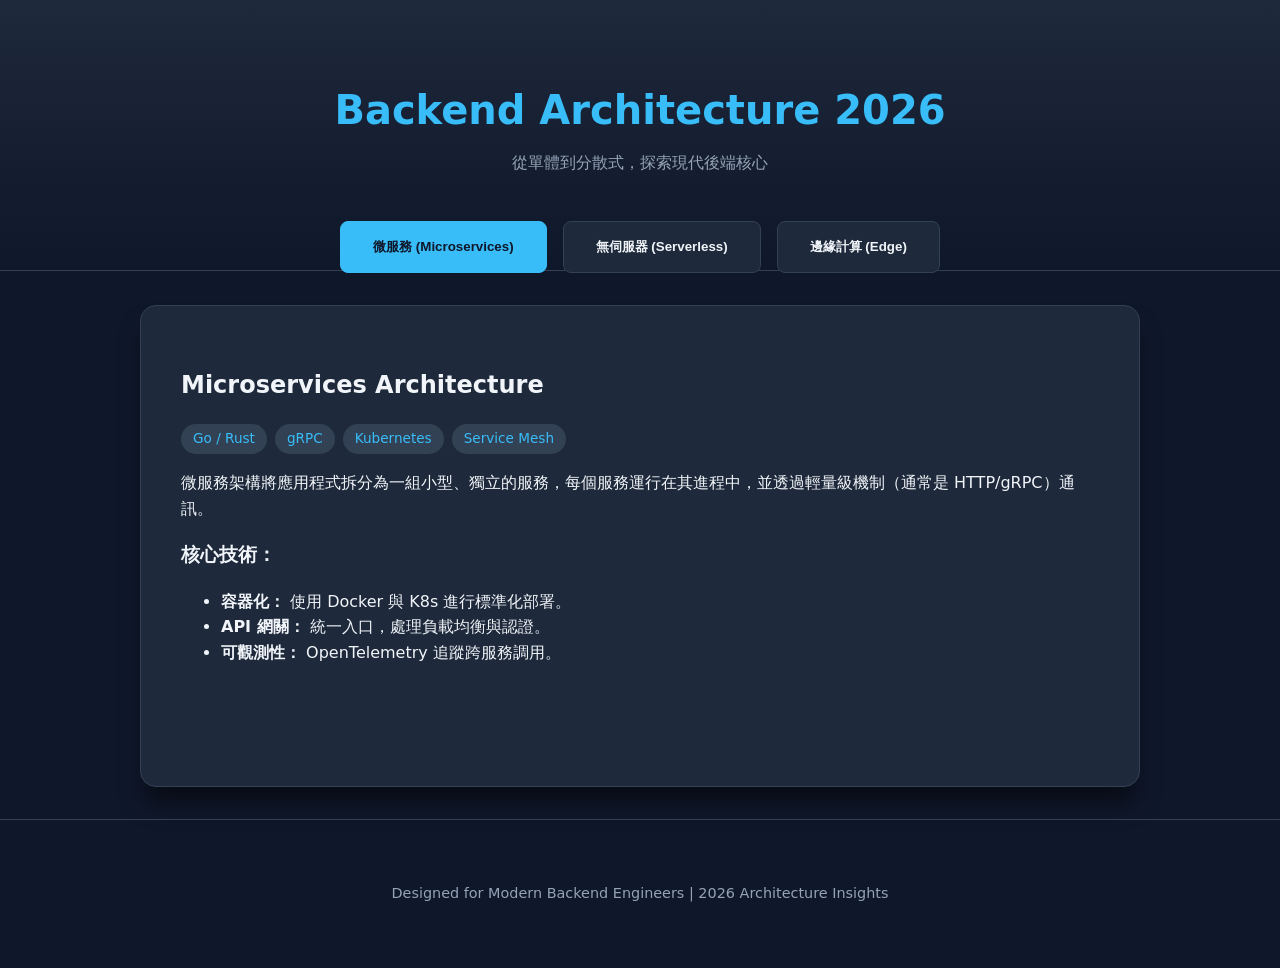
<file: Backend.html>
<!DOCTYPE html>
<html lang="zh-tw">
<head>
    <meta charset="UTF-8">
    <meta name="viewport" content="width=device-width, initial-scale=1.0">
    <title>2026 Backend 現代後端架構導覽</title>
    <style>
        :root {
            --bg: #0f172a;
            --card-bg: #1e293b;
            --accent: #38bdf8;
            --text-main: #f1f5f9;
            --text-muted: #94a3b8;
        }
        body { font-family: 'Inter', system-ui, sans-serif; background: var(--bg); color: var(--text-main); margin: 0; line-height: 1.6; }
        
        /* Header */
        header { height: 30vh; display: flex; flex-direction: column; justify-content: center; align-items: center; background: linear-gradient(180deg, #1e293b 0%, #0f172a 100%); border-bottom: 1px solid #334155; }
        header h1 { font-size: 2.5rem; margin: 0; color: var(--accent); }
        header p { color: var(--text-muted); margin-top: 0.5rem; }

        /* Main Content */
        main { max-width: 1000px; margin: -50px auto 2rem; padding: 0 1rem; }
        
        .nav-container { display: flex; justify-content: center; gap: 1rem; margin-bottom: 2rem; }
        .nav-btn { 
            background: var(--card-bg); border: 1px solid #334155; color: var(--text-main); 
            padding: 1rem 2rem; border-radius: 8px; cursor: pointer; transition: 0.3s; font-weight: 600;
        }
        .nav-btn:hover { border-color: var(--accent); }
        .nav-btn.active { background: var(--accent); color: var(--bg); border-color: var(--accent); }

        .architecture-card { 
            background: var(--card-bg); padding: 2.5rem; border-radius: 16px; border: 1px solid #334155;
            display: none; min-height: 400px; box-shadow: 0 20px 25px -5px rgba(0,0,0,0.5);
        }
        .architecture-card.active { display: block; animation: slideUp 0.4s ease-out; }

        .tech-tags { display: flex; gap: 0.5rem; margin: 1rem 0; flex-wrap: wrap; }
        .tag { background: #334155; padding: 4px 12px; border-radius: 20px; font-size: 0.85rem; color: var(--accent); }

        @keyframes slideUp { from { opacity: 0; transform: translateY(20px); } to { opacity: 1; transform: translateY(0); } }

        /* Footer */
        footer { text-align: center; padding: 3rem; border-top: 1px solid #334155; color: var(--text-muted); font-size: 0.9rem; }
    </style>
</head>
<body>

    <header>
        <h1>Backend Architecture 2026</h1>
        <p>從單體到分散式，探索現代後端核心</p>
    </header>

    <main>
        <nav class="nav-container">
            <button class="nav-btn active" onclick="switchArch('micro')">微服務 (Microservices)</button>
            <button class="nav-btn" onclick="switchArch('serverless')">無伺服器 (Serverless)</button>
            <button class="nav-btn" onclick="switchArch('edge')">邊緣計算 (Edge)</button>
        </nav>

        <article id="micro" class="architecture-card active">
            <h2>Microservices Architecture</h2>
            <div class="tech-tags">
                <span class="tag">Go / Rust</span><span class="tag">gRPC</span><span class="tag">Kubernetes</span><span class="tag">Service Mesh</span>
            </div>
            <p>微服務架構將應用程式拆分為一組小型、獨立的服務，每個服務運行在其進程中，並透過輕量級機制（通常是 HTTP/gRPC）通訊。</p>
            <h3>核心技術：</h3>
            <ul>
                <li><strong>容器化：</strong> 使用 Docker 與 K8s 進行標準化部署。</li>
                <li><strong>API 網關：</strong> 統一入口，處理負載均衡與認證。</li>
                <li><strong>可觀測性：</strong> OpenTelemetry 追蹤跨服務調用。</li>
            </ul>
        </article>

        <article id="serverless" class="architecture-card">
            <h2>Serverless & Event-Driven</h2>
            <div class="tech-tags">
                <span class="tag">AWS Lambda</span><span class="tag">Node.js</span><span class="tag">EventBridge</span><span class="tag">DynamoDB</span>
            </div>
            <p>開發者只需專注於代碼邏輯（FaaS），基礎設施的維護、擴展與縮減完全由雲端供應商自動處理。</p>
            <h3>核心技術：</h3>
            <ul>
                <li><strong>按需縮放：</strong> 流量零時不計費，流量暴增時秒級擴充。</li>
                <li><strong>事件驅動：</strong> 透過 SQS 或 Kafka 進行異步解耦。</li>
                <li><strong>冷啟動優化：</strong> 2026 年的技術已實現接近零延遲的啟動速度。</li>
            </ul>
        </article>

        <article id="edge" class="architecture-card">
            <h2>Edge Computing Architecture</h2>
            <div class="tech-tags">
                <span class="tag">Cloudflare Workers</span><span class="tag">WebAssembly</span><span class="tag">Edge DB</span>
            </div>
            <p>將運算能力推向離使用者最近的邊緣節點，大幅降低延遲，提升全球回應速度。</p>
            <h3>核心技術：</h3>
            <ul>
                <li><strong>Wasm 執行：</strong> 在邊緣端運行高性能的二進位代碼。</li>
                <li><strong>邊緣數據庫：</strong> 如 Turso 或 Cloudflare D1，實現數據的全球分佈。</li>
                <li><strong>本地化處理：</strong> 敏感數據在當地處理，符合法規要求。</li>
            </ul>
        </article>
    </main>

    <footer>
        <p>Designed for Modern Backend Engineers | 2026 Architecture Insights</p>
    </footer>

    <script>
        function switchArch(id) {
            // 切換內容顯示
            document.querySelectorAll('.architecture-card').forEach(card => {
                card.classList.remove('active');
            });
            document.getElementById(id).classList.add('active');

            // 切換按鈕狀態
            document.querySelectorAll('.nav-btn').forEach(btn => {
                btn.classList.remove('active');
            });
            event.currentTarget.classList.add('active');
        }
    </script>
</body>
</html>
</file>
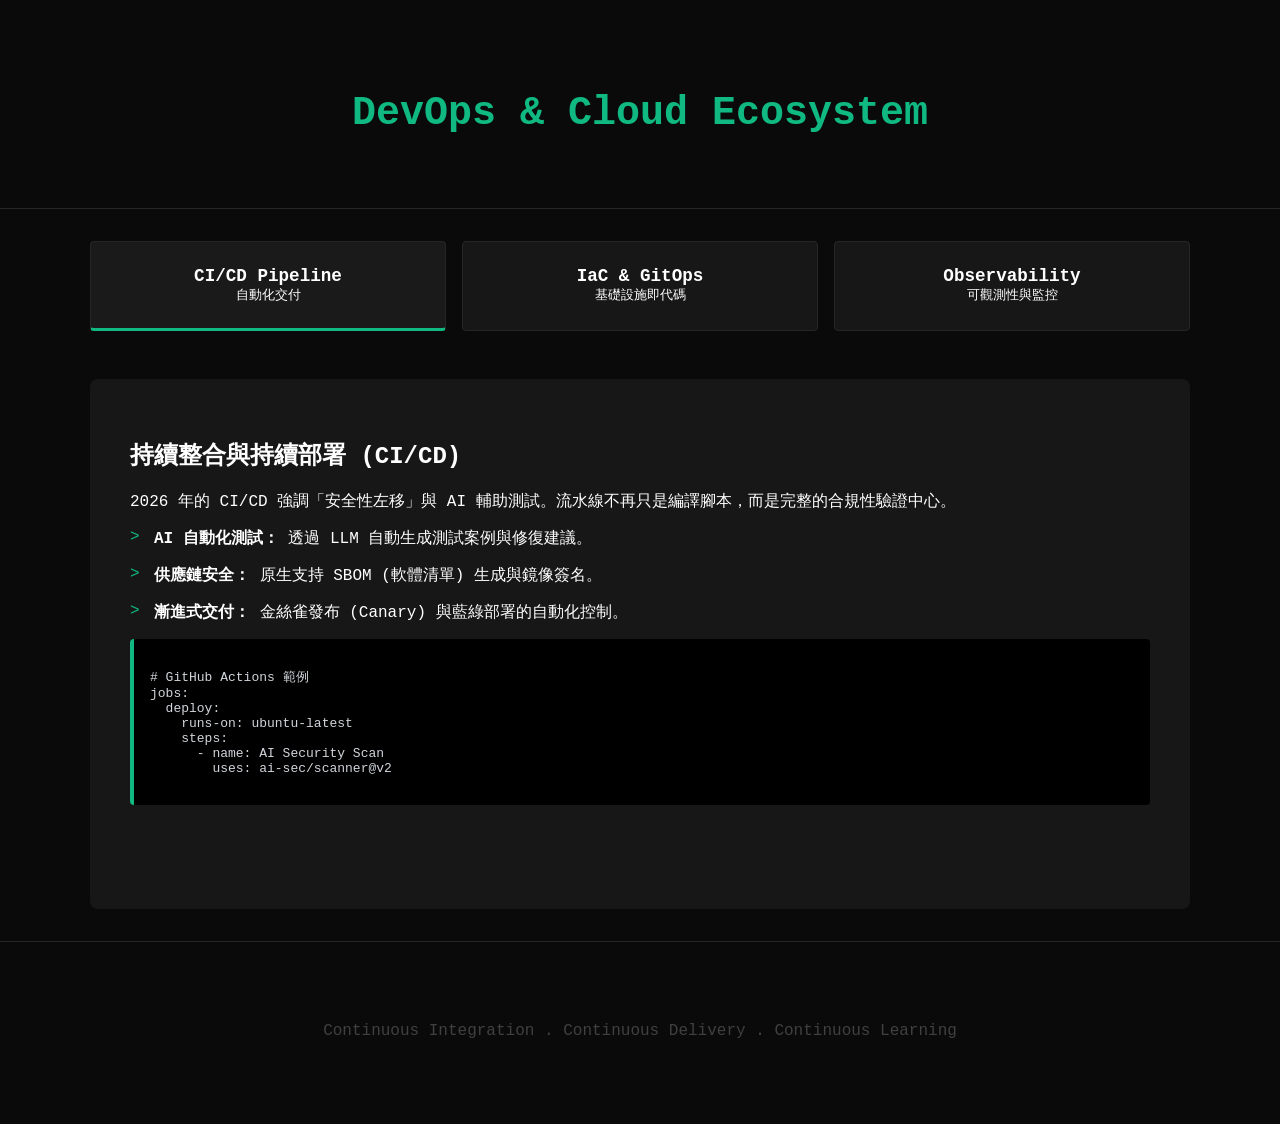
<file: DevOpsk8s.html>
<!DOCTYPE html>
<html lang="zh-tw">
<head>
    <meta charset="UTF-8">
    <meta name="viewport" content="width=device-width, initial-scale=1.0">
    <title>DevOps & Cloud 2026 導覽</title>
    <style>
        :root {
            --neon-green: #10b981;
            --terminal-bg: #0a0a0a;
            --panel-bg: #171717;
            --text-gray: #a3a3a3;
        }
        body { font-family: 'JetBrains Mono', 'Fira Code', monospace; background: var(--terminal-bg); color: white; margin: 0; }
        
        header { padding: 4rem 2rem; border-bottom: 1px solid #262626; text-align: center; }
        header h1 { font-size: 2.5rem; color: var(--neon-green); margin-bottom: 0.5rem; }
        header p { color: var(--text-gray); }

        main { max-width: 1100px; margin: 2rem auto; padding: 0 1rem; }

        /* 切換導覽 */
        .nav-grid { display: grid; grid-template-columns: repeat(3, 1fr); gap: 1rem; margin-bottom: 3rem; }
        .nav-item { 
            background: var(--panel-bg); border: 1px solid #262626; padding: 1.5rem; 
            text-align: center; cursor: pointer; transition: 0.3s; border-radius: 4px;
        }
        .nav-item:hover { border-color: var(--neon-green); transform: translateY(-3px); }
        .nav-item.active { border-bottom: 3px solid var(--neon-green); background: #1a1a1a; }
        .nav-item h3 { margin: 0; font-size: 1.1rem; }

        /* 內容區塊 */
        .content-card { 
            background: var(--panel-bg); border-radius: 8px; padding: 2.5rem; 
            display: none; animation: fadeIn 0.4s ease; min-height: 450px;
        }
        .content-card.active { display: block; }
        
        @keyframes fadeIn { from { opacity: 0; } to { opacity: 1; } }

        .feature-list { list-style: none; padding: 0; }
        .feature-list li { margin-bottom: 1rem; padding-left: 1.5rem; position: relative; }
        .feature-list li::before { content: '>'; position: absolute; left: 0; color: var(--neon-green); }

        .code-window { background: #000; border-radius: 4px; padding: 1rem; color: #d1d5db; overflow-x: auto; border-left: 4px solid var(--neon-green); }

        footer { text-align: center; padding: 4rem; color: #404040; border-top: 1px solid #262626; }
    </style>
</head>
<body>

    <header>
        <h1>DevOps & Cloud Ecosystem</h1>
    </header>

    <main>
        <nav class="nav-grid">
            <div class="nav-item active" onclick="showTab('ci-cd')">
                <h3>CI/CD Pipeline</h3>
                <small>自動化交付</small>
            </div>
            <div class="nav-item" onclick="showTab('iac')">
                <h3>IaC & GitOps</h3>
                <small>基礎設施即代碼</small>
            </div>
            <div class="nav-item" onclick="showTab('observability')">
                <h3>Observability</h3>
                <small>可觀測性與監控</small>
            </div>
        </nav>

        <article id="ci-cd" class="content-card active">
            <h2>持續整合與持續部署 (CI/CD)</h2>
            <p>2026 年的 CI/CD 強調「安全性左移」與 AI 輔助測試。流水線不再只是編譯腳本，而是完整的合規性驗證中心。</p>
            <ul class="feature-list">
                <li><strong>AI 自動化測試：</strong> 透過 LLM 自動生成測試案例與修復建議。</li>
                <li><strong>供應鏈安全：</strong> 原生支持 SBOM (軟體清單) 生成與鏡像簽名。</li>
                <li><strong>漸進式交付：</strong> 金絲雀發布 (Canary) 與藍綠部署的自動化控制。</li>
            </ul>
            <div class="code-window">
                <pre># GitHub Actions 範例
jobs:
  deploy:
    runs-on: ubuntu-latest
    steps:
      - name: AI Security Scan
        uses: ai-sec/scanner@v2</pre>
            </div>
        </article>

        <article id="iac" class="content-card">
            <h2>IaC & GitOps 基礎設施管理</h2>
            <p>基礎設施的定義已完全代碼化。Git 是真理的唯一來源 (Source of Truth)。</p>
            <ul class="feature-list">
                <li><strong>Terraform / OpenTofu：</strong> 跨雲資源編排。</li>
                <li><strong>Crossplane：</strong> 將雲服務轉化為 K8s 客製化資源 (CRD)。</li>
                <li><strong>自動漂移檢測：</strong> 即時修正與 Git 代碼不一致的基礎設施狀態。</li>
            </ul>
            <div class="code-window">
                <pre>resource "aws_eks_cluster" "prod" {
  name     = "cloud-native-2026"
  version  = "1.31"
  # 基礎設施定義自動化
}</pre>
            </div>
        </article>

        <article id="observability" class="content-card">
            <h2>Observability 2.0 (可觀測性)</h2>
            <p>超越傳統監控，現在我們關注「Melts」數據：Metrics, Events, Logs, Traces, Spans。</p>
            <ul class="feature-list">
                <li><strong>OpenTelemetry：</strong> 統一的數據採集標準，告別供應商綁定。</li>
                <li><strong>eBPF 技術：</strong> 無需侵入代碼即可獲取深層核心性能指標。</li>
                <li><strong>AIOps 告警：</strong> AI 自動過濾雜訊，精準定位根因 (Root Cause)。</li>
            </ul>
            <p>推薦工具：Grafana, Prometheus, Honeycomb。</p>
        </article>
    </main>

    <footer>
        <p>Continuous Integration . Continuous Delivery . Continuous Learning</p>
    </footer>

    <script>
        function showTab(tabId) {
            document.querySelectorAll('.content-card').forEach(card => card.classList.remove('active'));
            document.querySelectorAll('.nav-item').forEach(item => item.classList.remove('active'));
            
            document.getElementById(tabId).classList.add('active');
            event.currentTarget.classList.add('active');
        }
    </script>

</body>
</html>
</file>
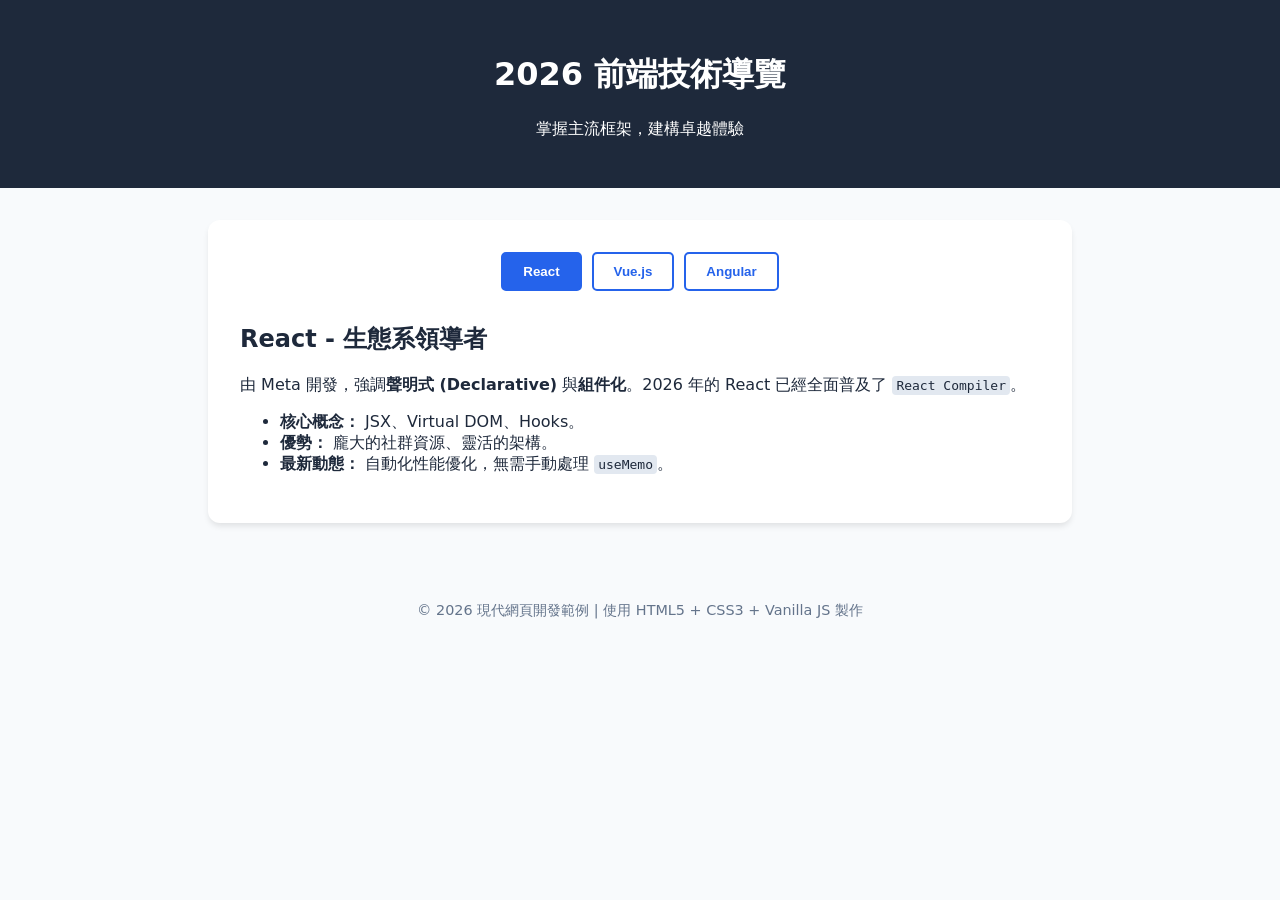
<file: Frontend.html>
<!DOCTYPE html>
<html lang="zh-tw">
<head>
    <meta charset="UTF-8">
    <meta name="viewport" content="width=device-width, initial-scale=1.0">
    <title>現代前端框架介紹</title>
    <style>
        :root {
            --primary: #2563eb;
            --dark: #1e293b;
            --light: #f8fafc;
        }
        body { font-family: 'Segoe UI', system-ui, sans-serif; margin: 0; background: var(--light); color: var(--dark); }
        
        /* Layout 結構 */
        header { background: var(--dark); color: white; padding: 2rem; text-align: center; }
        main { max-width: 800px; margin: 2rem auto; padding: 2rem; background: white; border-radius: 12px; box-shadow: 0 4px 6px -1px rgba(0,0,0,0.1); }
        footer { text-align: center; padding: 2rem; color: #64748b; font-size: 0.9rem; }

        /* 切換按鈕樣式 */
        .tabs { display: flex; gap: 10px; justify-content: center; margin-bottom: 2rem; }
        .tab-btn { 
            padding: 10px 20px; cursor: pointer; border: 2px solid var(--primary); 
            background: transparent; color: var(--primary); border-radius: 5px; font-weight: bold; transition: 0.3s;
        }
        .tab-btn.active { background: var(--primary); color: white; }

        /* 內容區塊控制 */
        .content-section { display: none; animation: fadeIn 0.5s ease; }
        .content-section.active { display: block; }

        @keyframes fadeIn { from { opacity: 0; transform: translateY(10px); } to { opacity: 1; transform: translateY(0); } }
        
        code { background: #e2e8f0; padding: 2px 4px; border-radius: 4px; font-family: monospace; }
    </style>
</head>
<body>

    <header>
        <h1>2026 前端技術導覽</h1>
        <p>掌握主流框架，建構卓越體驗</p>
    </header>

    <main>
        <nav class="tabs">
            <button class="tab-btn active" onclick="showTab('react')">React</button>
            <button class="tab-btn" onclick="showTab('vue')">Vue.js</button>
            <button class="tab-btn" onclick="showTab('angular')">Angular</button>
        </nav>

        <article id="react" class="content-section active">
            <h2>React - 生態系領導者</h2>
            <p>由 Meta 開發，強調<strong>聲明式 (Declarative)</strong> 與<strong>組件化</strong>。2026 年的 React 已經全面普及了 <code>React Compiler</code>。</p>
            <ul>
                <li><strong>核心概念：</strong> JSX、Virtual DOM、Hooks。</li>
                <li><strong>優勢：</strong> 龐大的社群資源、靈活的架構。</li>
                <li><strong>最新動態：</strong> 自動化性能優化，無需手動處理 <code>useMemo</code>。</li>
            </ul>
        </article>

        <article id="vue" class="content-section">
            <h2>Vue.js - 漸進式框架</h2>
            <p>以<strong>易上手</strong>與<strong>優雅的語法</strong>著稱。Composition API 讓邏輯複用變得極其簡單。</p>
            <ul>
                <li><strong>核心概念：</strong> SFC (單文件組件)、響應式系統。</li>
                <li><strong>優勢：</strong> 學習曲線平緩、官方文檔極其優秀。</li>
                <li><strong>最新動態：</strong> Vapor Mode 提供不依賴 Virtual DOM 的極致性能。</li>
            </ul>
        </article>

        <article id="angular" class="content-section">
            <h2>Angular - 企業級平台</h2>
            <p>由 Google 維護，是一個<strong>全功能 (Full-featured)</strong> 的框架，內建了開發大型應用所需的一切工具。</p>
            <ul>
                <li><strong>核心概念：</strong> TypeScript 原生支持、Dependency Injection、Signals。</li>
                <li><strong>優勢：</strong> 強制性的架構規範，適合超大型團隊協作。</li>
                <li><strong>最新動態：</strong> 引入了更輕量、更快速的 <code>Zoneless</code> 響應式機制。</li>
            </ul>
        </article>
    </main>

    <footer>
        <p>&copy; 2026 現代網頁開發範例 | 使用 HTML5 + CSS3 + Vanilla JS 製作</p>
    </footer>

    <script>
        function showTab(frameworkId) {
            // 隱藏所有內容
            document.querySelectorAll('.content-section').forEach(section => {
                section.classList.remove('active');
            });
            // 取消所有按鈕的高亮
            document.querySelectorAll('.tab-btn').forEach(btn => {
                btn.classList.remove('active');
            });
            // 顯示當前選中的內容與按鈕高亮
            document.getElementById(frameworkId).classList.add('active');
            event.currentTarget.classList.add('active');
        }
    </script>

</body>
</html>
</file>
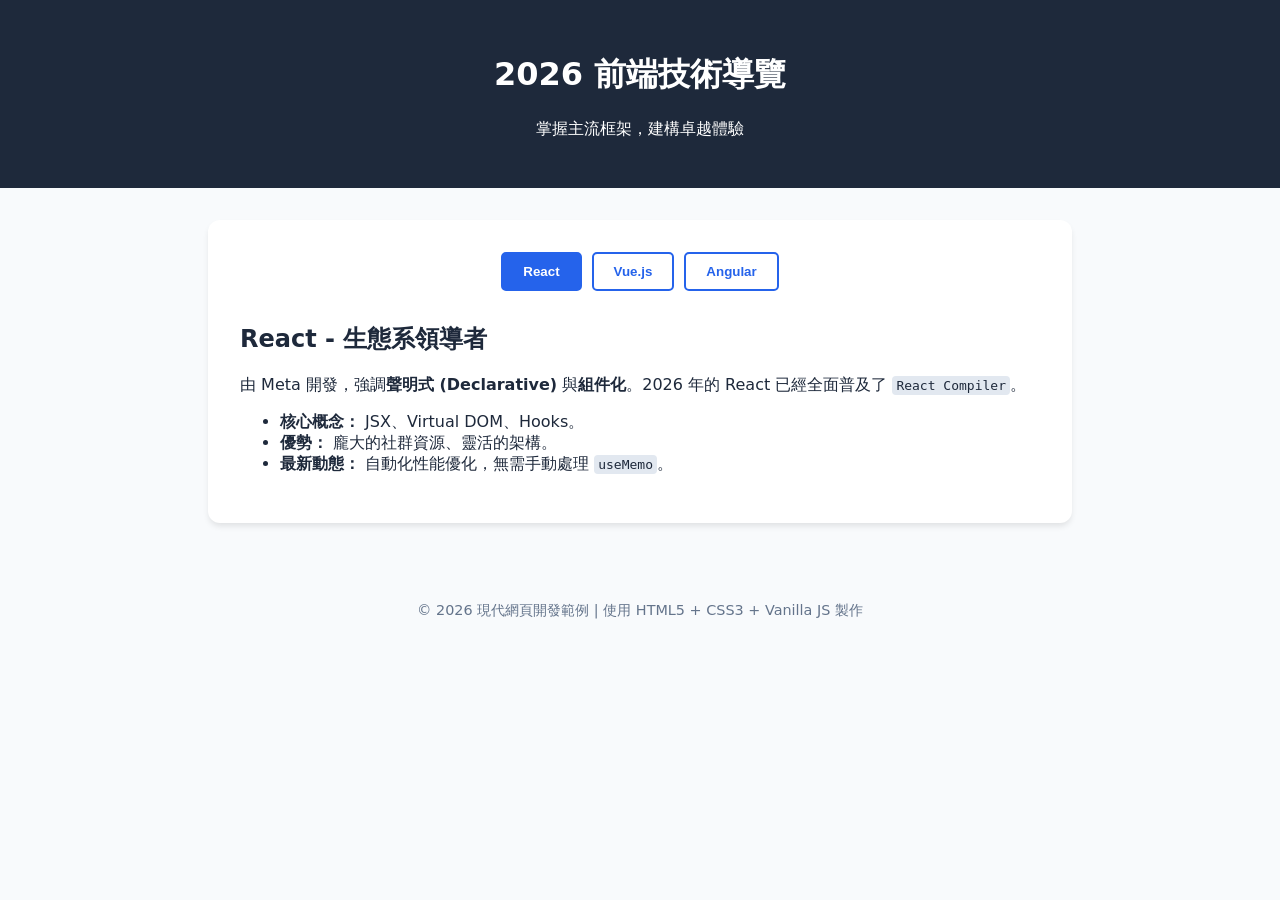
<file: frontend.html>
<!DOCTYPE html>
<html lang="zh-tw">
<head>
    <meta charset="UTF-8">
    <meta name="viewport" content="width=device-width, initial-scale=1.0">
    <title>現代前端框架介紹</title>
    <style>
        :root {
            --primary: #2563eb;
            --dark: #1e293b;
            --light: #f8fafc;
        }
        body { font-family: 'Segoe UI', system-ui, sans-serif; margin: 0; background: var(--light); color: var(--dark); }
        
        /* Layout 結構 */
        header { background: var(--dark); color: white; padding: 2rem; text-align: center; }
        main { max-width: 800px; margin: 2rem auto; padding: 2rem; background: white; border-radius: 12px; box-shadow: 0 4px 6px -1px rgba(0,0,0,0.1); }
        footer { text-align: center; padding: 2rem; color: #64748b; font-size: 0.9rem; }

        /* 切換按鈕樣式 */
        .tabs { display: flex; gap: 10px; justify-content: center; margin-bottom: 2rem; }
        .tab-btn { 
            padding: 10px 20px; cursor: pointer; border: 2px solid var(--primary); 
            background: transparent; color: var(--primary); border-radius: 5px; font-weight: bold; transition: 0.3s;
        }
        .tab-btn.active { background: var(--primary); color: white; }

        /* 內容區塊控制 */
        .content-section { display: none; animation: fadeIn 0.5s ease; }
        .content-section.active { display: block; }

        @keyframes fadeIn { from { opacity: 0; transform: translateY(10px); } to { opacity: 1; transform: translateY(0); } }
        
        code { background: #e2e8f0; padding: 2px 4px; border-radius: 4px; font-family: monospace; }
    </style>
</head>
<body>

    <header>
        <h1>2026 前端技術導覽</h1>
        <p>掌握主流框架，建構卓越體驗</p>
    </header>

    <main>
        <nav class="tabs">
            <button class="tab-btn active" onclick="showTab('react')">React</button>
            <button class="tab-btn" onclick="showTab('vue')">Vue.js</button>
            <button class="tab-btn" onclick="showTab('angular')">Angular</button>
        </nav>

        <article id="react" class="content-section active">
            <h2>React - 生態系領導者</h2>
            <p>由 Meta 開發，強調<strong>聲明式 (Declarative)</strong> 與<strong>組件化</strong>。2026 年的 React 已經全面普及了 <code>React Compiler</code>。</p>
            <ul>
                <li><strong>核心概念：</strong> JSX、Virtual DOM、Hooks。</li>
                <li><strong>優勢：</strong> 龐大的社群資源、靈活的架構。</li>
                <li><strong>最新動態：</strong> 自動化性能優化，無需手動處理 <code>useMemo</code>。</li>
            </ul>
        </article>

        <article id="vue" class="content-section">
            <h2>Vue.js - 漸進式框架</h2>
            <p>由尤雨溪開發，以<strong>易上手</strong>與<strong>優雅的語法</strong>著稱。Composition API 讓邏輯複用變得極其簡單。</p>
            <ul>
                <li><strong>核心概念：</strong> SFC (單文件組件)、響應式系統。</li>
                <li><strong>優勢：</strong> 學習曲線平緩、官方文檔極其優秀。</li>
                <li><strong>最新動態：</strong> Vapor Mode 提供不依賴 Virtual DOM 的極致性能。</li>
            </ul>
        </article>

        <article id="angular" class="content-section">
            <h2>Angular - 企業級平台</h2>
            <p>由 Google 維護，是一個<strong>全功能 (Full-featured)</strong> 的框架，內建了開發大型應用所需的一切工具。</p>
            <ul>
                <li><strong>核心概念：</strong> TypeScript 原生支持、Dependency Injection、Signals。</li>
                <li><strong>優勢：</strong> 強制性的架構規範，適合超大型團隊協作。</li>
                <li><strong>最新動態：</strong> 引入了更輕量、更快速的 <code>Zoneless</code> 響應式機制。</li>
            </ul>
        </article>
    </main>

    <footer>
        <p>&copy; 2026 現代網頁開發範例 | 使用 HTML5 + CSS3 + Vanilla JS 製作</p>
    </footer>

    <script>
        function showTab(frameworkId) {
            // 隱藏所有內容
            document.querySelectorAll('.content-section').forEach(section => {
                section.classList.remove('active');
            });
            // 取消所有按鈕的高亮
            document.querySelectorAll('.tab-btn').forEach(btn => {
                btn.classList.remove('active');
            });
            // 顯示當前選中的內容與按鈕高亮
            document.getElementById(frameworkId).classList.add('active');
            event.currentTarget.classList.add('active');
        }
    </script>

</body>
</html>
</file>
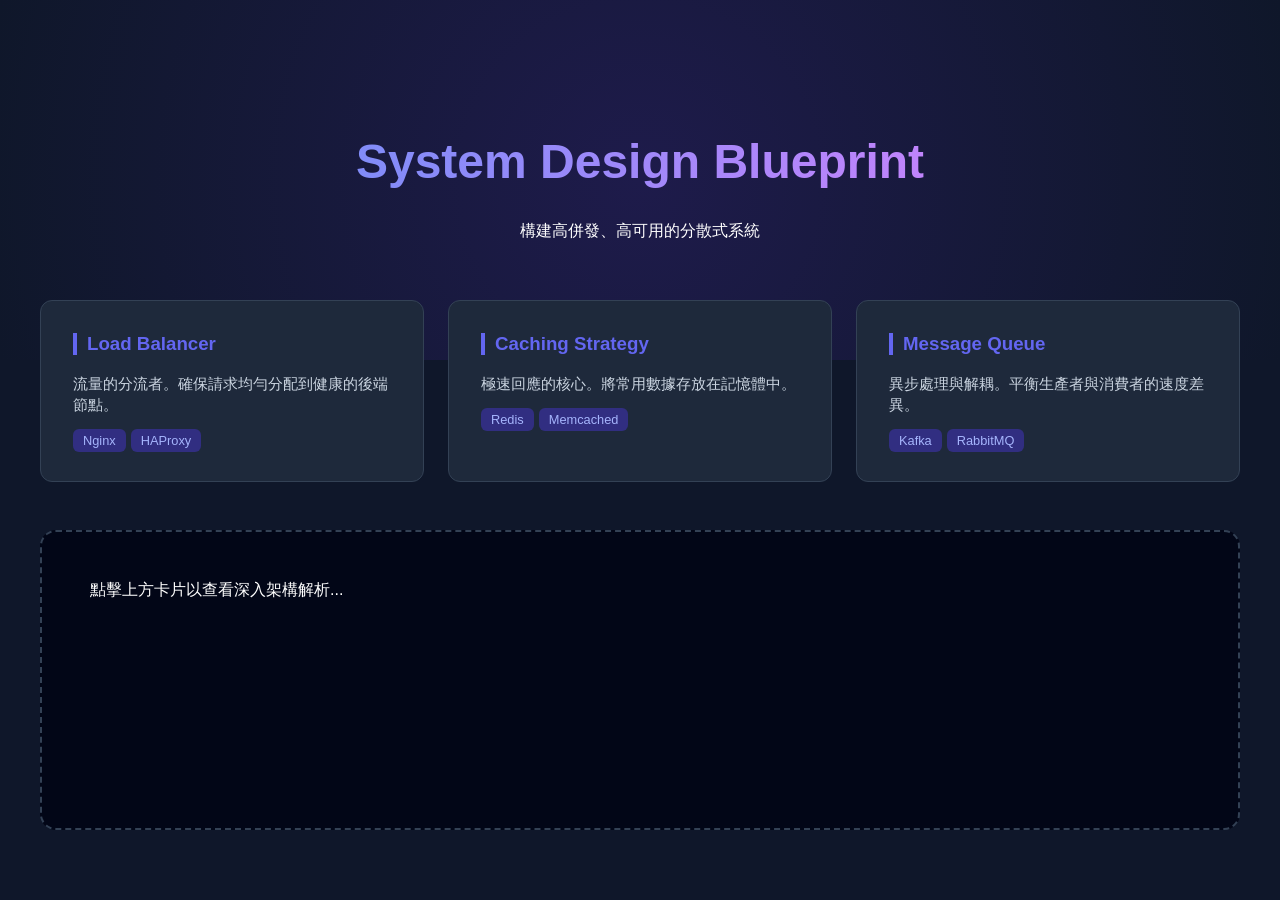
<file: SystemDesign.html>
<!DOCTYPE html>
<html lang="zh-tw">
<head>
    <meta charset="UTF-8">
    <meta name="viewport" content="width=device-width, initial-scale=1.0">
    <title>System Design Blueprint 2026</title>
    <style>
        :root {
            --brand: #6366f1;
            --bg-dark: #0f172a;
            --surface: #1e293b;
            --text-p: #cbd5e1;
        }
        body { font-family: 'Inter', sans-serif; background: var(--bg-dark); color: white; margin: 0; }
        
        header { height: 40vh; display: flex; flex-direction: column; justify-content: center; align-items: center; background: radial-gradient(circle at center, #1e1b4b 0%, var(--bg-dark) 100%); text-align: center; padding: 0 20px; }
        header h1 { font-size: 3rem; margin-bottom: 1rem; background: linear-gradient(to right, #818cf8, #c084fc); -webkit-background-clip: text; -webkit-text-fill-color: transparent; }

        main { max-width: 1200px; margin: -60px auto 4rem; padding: 0 20px; }

        .component-grid { display: grid; grid-template-columns: repeat(auto-fit, minmax(300px, 1fr)); gap: 1.5rem; }
        .card { background: var(--surface); border: 1px solid #334155; padding: 2rem; border-radius: 12px; transition: 0.3s; cursor: pointer; }
        .card:hover { border-color: var(--brand); transform: translateY(-5px); box-shadow: 0 10px 30px -10px rgba(99, 102, 241, 0.4); }
        .card h3 { color: var(--brand); margin-top: 0; border-left: 4px solid var(--brand); padding-left: 10px; }
        .card p { color: var(--text-p); font-size: 0.95rem; }

        /* 模組詳情 (動態切換) */
        #detail-view { margin-top: 3rem; background: #020617; border: 2px dashed #334155; border-radius: 16px; padding: 3rem; min-height: 200px; }
        .hidden { display: none; }
        
        .badge { background: #312e81; color: #a5b4fc; padding: 4px 10px; border-radius: 6px; font-size: 0.8rem; margin-right: 5px; }
    </style>
</head>
<body>

    <header>
        <h1>System Design Blueprint</h1>
        <p>構建高併發、高可用的分散式系統</p>
    </header>

    <main>
        <div class="component-grid">
            <div class="card" onclick="showDetail('lb')">
                <h3>Load Balancer</h3>
                <p>流量的分流者。確保請求均勻分配到健康的後端節點。</p>
                <div><span class="badge">Nginx</span><span class="badge">HAProxy</span></div>
            </div>
            <div class="card" onclick="showDetail('cache')">
                <h3>Caching Strategy</h3>
                <p>極速回應的核心。將常用數據存放在記憶體中。</p>
                <div><span class="badge">Redis</span><span class="badge">Memcached</span></div>
            </div>
            <div class="card" onclick="showDetail('mq')">
                <h3>Message Queue</h3>
                <p>異步處理與解耦。平衡生產者與消費者的速度差異。</p>
                <div><span class="badge">Kafka</span><span class="badge">RabbitMQ</span></div>
            </div>
        </div>

        <section id="detail-view">
            <div id="default-msg">點擊上方卡片以查看深入架構解析...</div>
            
            <div id="lb-content" class="hidden">
                <h2>負載均衡 (Load Balancing)</h2>
                <p>在大規模系統中，單一伺服器無法承受所有流量。LB 位於客戶端與伺服器之間：</p>
                <ul>
                    <li><strong>L4 負載均衡：</strong> 基於 IP 和 Port 進行轉發。</li>
                    <li><strong>L7 負載均衡：</strong> 基於 HTTP 內容、Cookie 進行智慧路由。</li>
                </ul>
            </div>

            <div id="cache-content" class="hidden">
                <h2>緩存策略 (Caching)</h2>
                <p>如何保持數據一致性是關鍵：</p>
                <ul>
                    <li><strong>Cache Aside：</strong> 最常用，應用程式負責維護。</li>
                    <li><strong>Write-Through：</strong> 寫入資料庫時同步寫入緩存。</li>
                </ul>
            </div>

            <div id="mq-content" class="hidden">
                <h2>消息隊列 (Message Queues)</h2>
                <p>用於解決高併發寫入時的衝擊，實現「削峰填谷」：</p>
                <ul>
                    <li><strong>Pub/Sub：</strong> 訂閱發布模式，一對多。</li>
                    <li><strong>FIFO Queue：</strong> 保證處理順序。</li>
                </ul>
            </div>
        </section>
    </main>

    <script>
        function showDetail(type) {
            document.getElementById('default-msg').classList.add('hidden');
            document.getElementById('lb-content').classList.add('hidden');
            document.getElementById('cache-content').classList.add('hidden');
            document.getElementById('mq-content').classList.add('hidden');

            document.getElementById(type + '-content').classList.remove('hidden');
        }
    </script>
</body>
</html>
</file>
